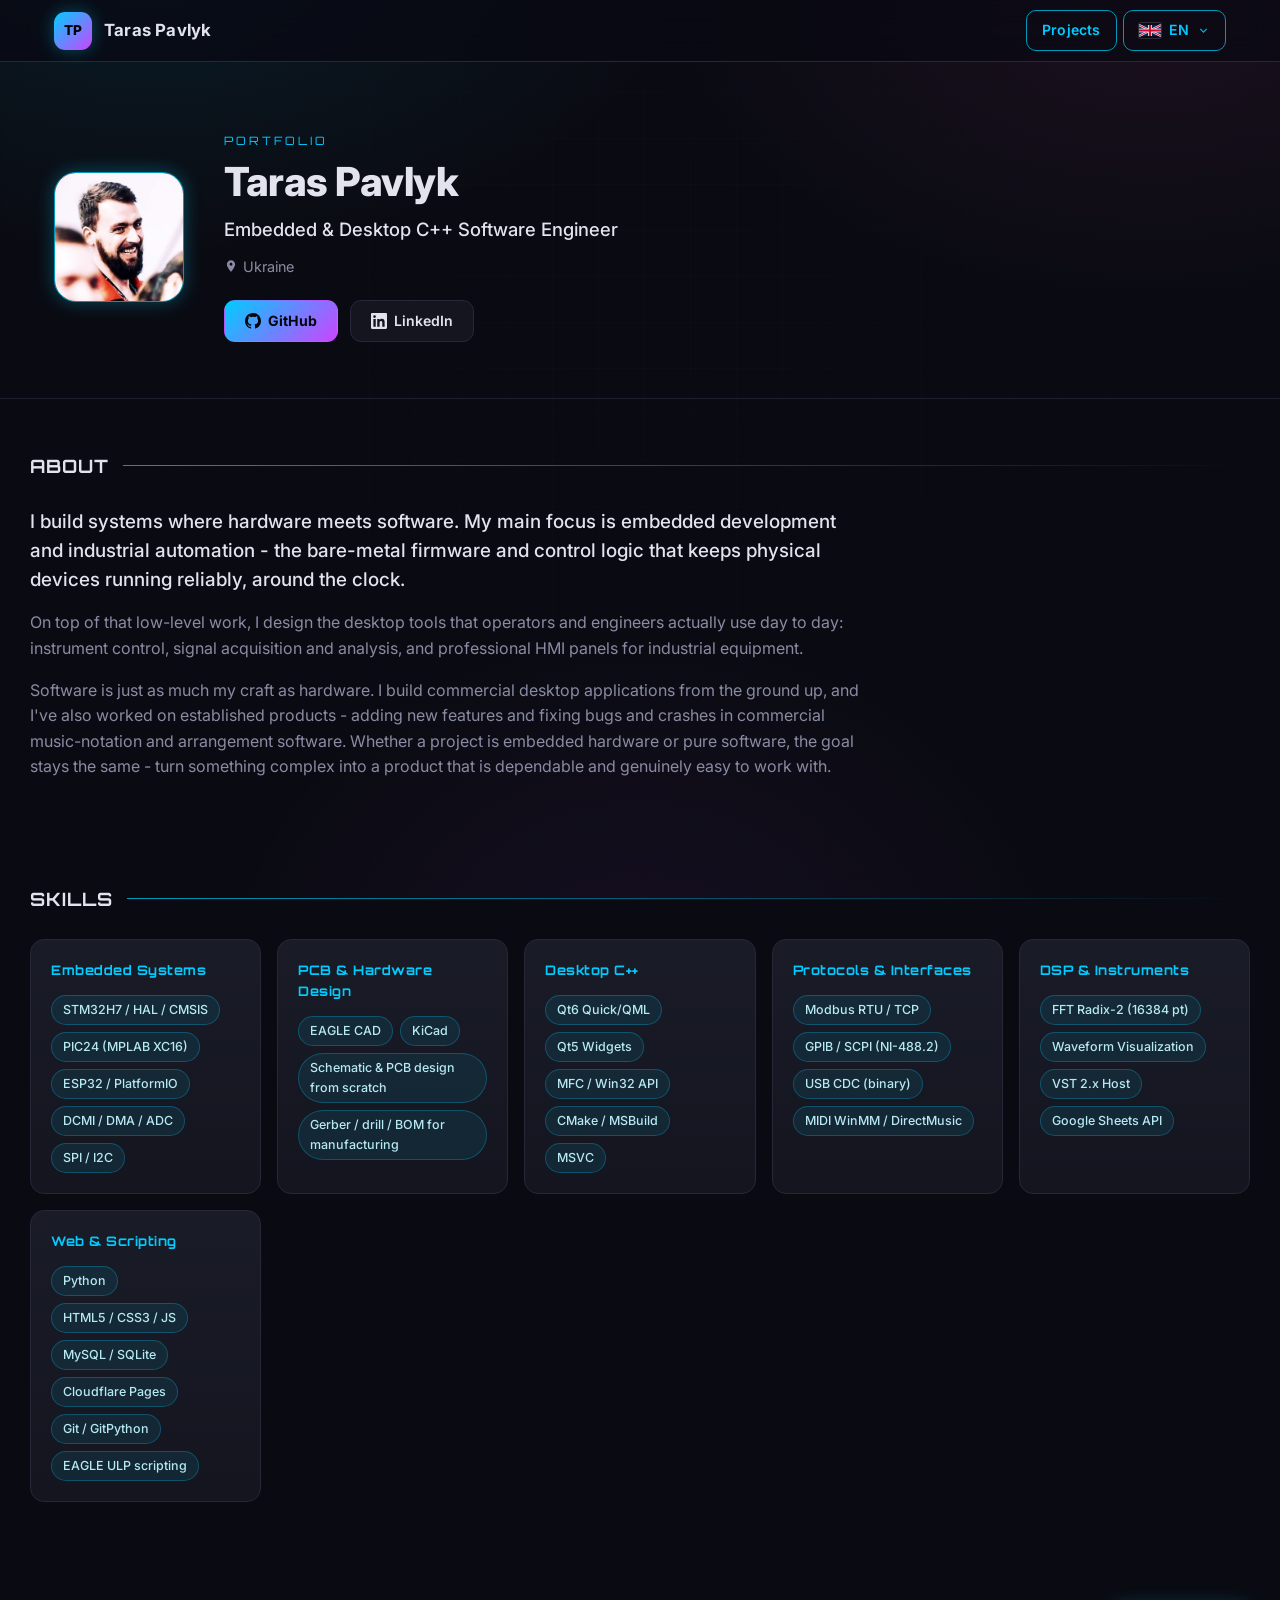
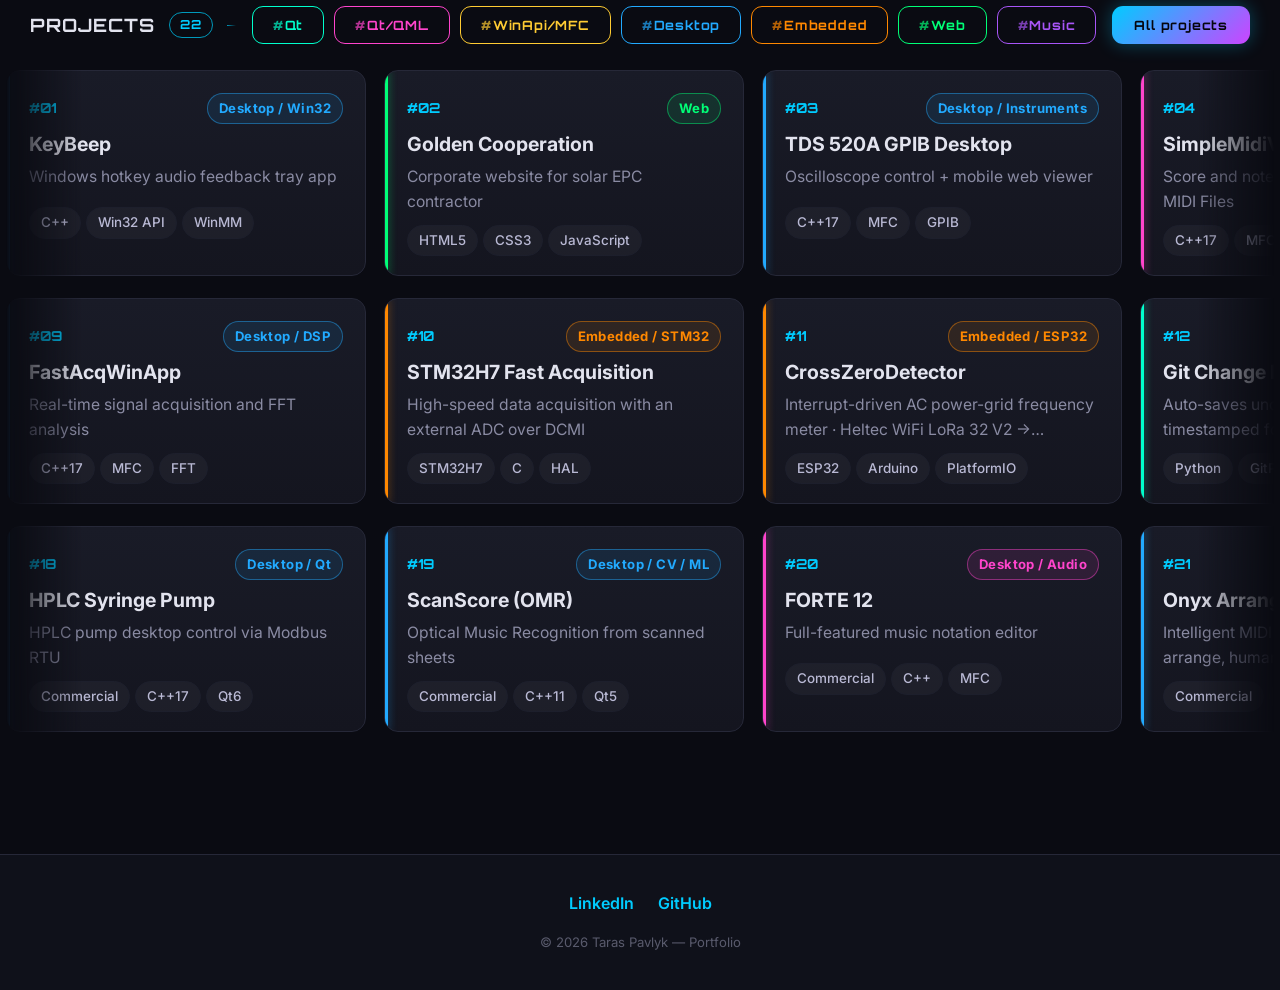
<file: index.html>
<!DOCTYPE html>
<html lang="uk">
<head>
  <meta charset="UTF-8">
  <meta name="viewport" content="width=device-width, initial-scale=1.0">
  <meta http-equiv="Cache-Control" content="no-cache, no-store, must-revalidate">
  <meta http-equiv="Pragma" content="no-cache">
  <meta http-equiv="Expires" content="0">
  <meta name="description" content="Portfolio of Taras Pavlyk — Embedded &amp; Desktop Software Engineer">
  <meta property="og:title" content="Taras Pavlyk — Portfolio">
  <meta property="og:description" content="Embedded systems, industrial HMI, desktop C++/Qt, Arduino, STM32, Python">
  <title>Taras Pavlyk — Portfolio</title>
  <link rel="preconnect" href="https://fonts.googleapis.com">
  <link rel="preconnect" href="https://fonts.gstatic.com" crossorigin>
  <link href="https://fonts.googleapis.com/css2?family=Inter:wght@400;500;600;700&family=Orbitron:wght@600;700;800&display=swap" rel="stylesheet">
  <link rel="stylesheet" href="assets/css/style.css?v=97">
</head>
<body data-page="index">

  <nav class="nav" id="main-nav"></nav>

  <!-- Hero / Profile -->
  <section class="hero" id="hero"></section>

  <!-- About -->
  <div class="container section" id="about">
    <h2 class="section-title" data-i18n="about">About</h2>
    <div class="about-content" id="about-content"></div>
  </div>

  <!-- Skills -->
  <div class="container section">
    <h2 class="section-title" data-i18n="skills">Skills</h2>
    <div class="skills-grid" id="skills-grid"></div>
  </div>

  <!-- Projects -->
  <div class="container section" id="projects">
    <div class="projects-head">
      <h2 class="section-title"><span data-i18n="projects">Projects</span> <span class="count">21</span></h2>
      <div class="cat-quick-group">
        <button class="cat-quick" data-filter="tag:qt"   style="--cat:var(--c-tools)">Qt</button>
        <button class="cat-quick" data-filter="tag:qml"  style="--cat:var(--c-audio)">Qt/QML</button>
        <button class="cat-quick" data-filter="tag:mfc"  style="--cat:#ffcc33">WinApi/MFC</button>
        <button class="cat-quick" data-filter="desktop"  style="--cat:var(--c-desktop)">Desktop</button>
        <button class="cat-quick" data-filter="embedded" style="--cat:var(--c-embedded)">Embedded</button>
        <button class="cat-quick" data-filter="web"      style="--cat:var(--c-web)">Web</button>
        <button class="cat-quick" data-filter="music"    style="--cat:#a855f7">Music</button>
      </div>
      <button class="view-toggle" id="view-toggle" data-i18n="allProjects">All projects</button>
    </div>
    <div class="projects-marquee" id="projects-marquee"></div>
    <div class="filters hidden" id="project-filters"></div>
    <div class="projects-grid hidden" id="projects-grid"></div>
  </div>

  <footer class="footer" id="main-footer"></footer>

  <script src="assets/js/i18n.js?v=97"></script>
  <script src="assets/js/data.js?v=97"></script>
  <script src="assets/js/app.js?v=97"></script>
  <!-- GoatCounter analytics (count.js skips localhost by itself) -->
  <script data-goatcounter="https://dgimbialo.goatcounter.com/count" async src="//gc.zgo.at/count.js"></script>
</body>
</html>
</file>
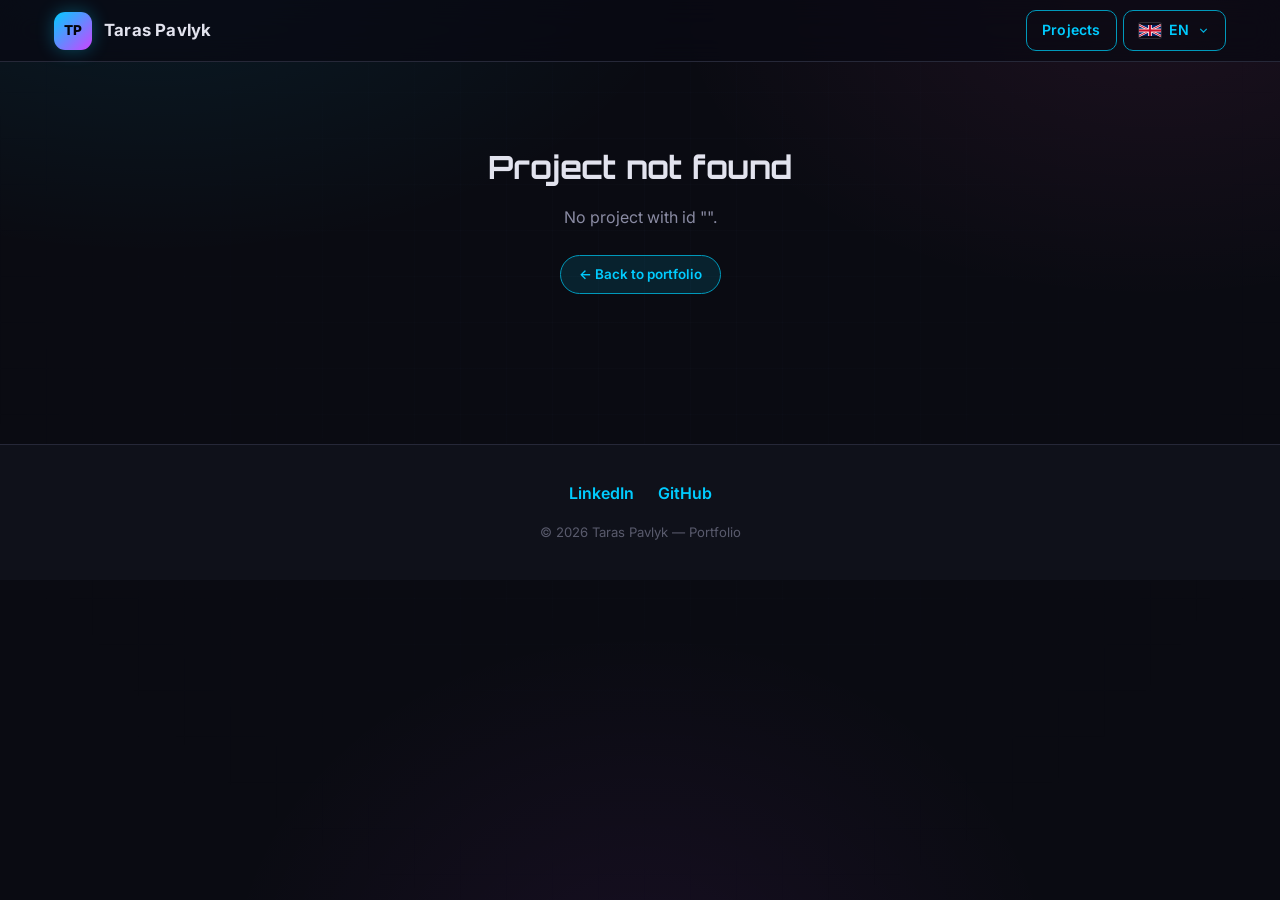
<file: project.html>
<!DOCTYPE html>
<html lang="uk">
<head>
  <meta charset="UTF-8">
  <meta name="viewport" content="width=device-width, initial-scale=1.0">
  <meta http-equiv="Cache-Control" content="no-cache, no-store, must-revalidate">
  <meta http-equiv="Pragma" content="no-cache">
  <meta http-equiv="Expires" content="0">
  <title>Project — Taras Pavlyk Portfolio</title>
  <link rel="preconnect" href="https://fonts.googleapis.com">
  <link rel="preconnect" href="https://fonts.gstatic.com" crossorigin>
  <link href="https://fonts.googleapis.com/css2?family=Inter:wght@400;500;600;700&family=Orbitron:wght@600;700;800&display=swap" rel="stylesheet">
  <link rel="stylesheet" href="assets/css/style.css?v=97">
</head>
<body data-page="project">

  <nav class="nav" id="main-nav"></nav>

  <div id="project-content"></div>

  <footer class="footer" id="main-footer"></footer>

  <script src="assets/js/i18n.js?v=97"></script>
  <script src="assets/js/data.js?v=97"></script>
  <script src="assets/js/app.js?v=97"></script>
  <!-- GoatCounter analytics (count.js skips localhost by itself) -->
  <script data-goatcounter="https://dgimbialo.goatcounter.com/count" async src="//gc.zgo.at/count.js"></script>
</body>
</html>
</file>
<file: assets/css/style.css>
/* ── Variables ─────────────────────────────────────────── */
:root {
  /* dark palette — soft accents, low contrast */
  --bg:           #0a0b12;
  --bg-2:         #0f111a;
  --card:         #14151f;
  --card-2:       #191b27;
  --text:         #e2e3ee;
  --muted:        #8a8ba3;
  --border:       #262838;
  --border-soft:  #1d1f2c;

  --neon:         #00ccff;   /* vivid cyan — primary */
  --neon-dim:     #0099bb;
  --neon-2:       #ff55bb;   /* hot pink — secondary */
  --neon-3:       #cc44ff;   /* vivid purple — tertiary */

  --glow-cyan:    0 0 18px rgba(0,204,255,.32);
  --glow-pink:    0 0 18px rgba(255,85,187,.32);

  --shadow:       0 6px 24px rgba(0,0,0,.45);
  --shadow-hover: 0 10px 40px rgba(0,0,0,.6);
  --radius:       14px;
  --nav-h:        62px;

  /* category colours */
  --c-embedded: #ff8800;
  --c-desktop:  #22aaff;
  --c-audio:    #ff44cc;
  --c-web:      #00ff77;
  --c-tools:    #00ffcc;
}

/* ── Reset ──────────────────────────────────────────────── */
*, *::before, *::after { box-sizing: border-box; margin: 0; padding: 0; }
html { scroll-behavior: smooth; }
body {
  font-family: 'Inter', -apple-system, BlinkMacSystemFont, "Segoe UI", Roboto, sans-serif;
  background: var(--bg);
  color: var(--text);
  line-height: 1.6;
  min-height: 100vh;
  position: relative;
  overflow-x: hidden;
}
/* subtle neon grid + glow backdrop */
body::before {
  content: "";
  position: fixed; inset: 0; z-index: -2;
  background:
    radial-gradient(900px 500px at 12% -5%, rgba(0,204,255,.085), transparent 60%),
    radial-gradient(800px 500px at 90% 0%, rgba(255,85,187,.076), transparent 60%),
    radial-gradient(700px 600px at 50% 110%, rgba(204,68,255,.067), transparent 60%),
    var(--bg);
}
body::after {
  content: "";
  position: fixed; inset: 0; z-index: -1;
  background-image:
    linear-gradient(rgba(120,140,200,.022) 1px, transparent 1px),
    linear-gradient(90deg, rgba(120,140,200,.022) 1px, transparent 1px);
  background-size: 46px 46px;
  mask-image: radial-gradient(circle at 50% 30%, #000 0%, transparent 80%);
}
a { color: var(--neon); text-decoration: none; }
a:hover { text-decoration: none; color: #7fd2dd; }
ul { list-style: none; }
img { max-width: 100%; display: block; }
::selection { background: rgba(0,204,255,.43); color: #fff; }

/* ── Nav ────────────────────────────────────────────────── */
.nav {
  position: sticky; top: 0; z-index: 100;
  background: rgba(9,9,18,.72);
  backdrop-filter: blur(14px);
  -webkit-backdrop-filter: blur(14px);
  border-bottom: 1px solid var(--border);
  height: var(--nav-h);
}
.nav-inner {
  max-width: 1220px; margin: 0 auto;
  height: 100%; padding: 0 24px;
  display: flex; align-items: center; justify-content: space-between;
}
.nav-brand {
  font-family: 'Inter', sans-serif;
  font-size: 1.05rem; font-weight: 700; letter-spacing: .2px;
  color: var(--text); text-decoration: none;
  display: flex; align-items: center; gap: 12px;
}
.nav-brand:hover { color: var(--text); }
.nav-brand-initials {
  width: 38px; height: 38px; border-radius: 11px;
  background: linear-gradient(135deg, var(--neon), var(--neon-3));
  color: #04040a;
  display: flex; align-items: center; justify-content: center;
  font-size: .85rem; font-weight: 800;
  box-shadow: var(--glow-cyan);
}
.nav-links { display: flex; align-items: center; gap: 6px; }
.nav-links a {
  padding: 8px 15px; border-radius: 10px;
  font-size: .88rem; font-weight: 600; letter-spacing: .2px;
  color: var(--muted); text-decoration: none;
  transition: background .18s, color .18s;
}
.nav-links a:hover { background: rgba(0,204,255,.12); color: var(--neon); }
.nav-links a.btn-primary {
  border: 1px solid var(--neon-dim);
  color: var(--neon);
}
.nav-links a.btn-primary:hover {
  background: rgba(0,204,255,.18); color: var(--neon);
  box-shadow: var(--glow-cyan);
}
.lang-switch { position: relative; display: inline-flex; }
/* Same footprint and colour scheme as the neighbouring .btn-primary link. */
.lang-toggle {
  display: inline-flex; align-items: center; gap: 8px;
  padding: 8px 15px; border-radius: 10px; box-sizing: border-box;
  font-family: inherit; font-size: .88rem; font-weight: 600;
  line-height: 1.6; letter-spacing: .2px;
  background: transparent; cursor: pointer;
  border: 1px solid var(--neon-dim); color: var(--neon);
  transition: background .18s, color .18s, box-shadow .18s;
}
.lang-toggle:hover { background: rgba(0,204,255,.18); box-shadow: var(--glow-cyan); }
.lang-flag { display: inline-flex; width: 22px; height: 15px; flex: 0 0 auto; }
.flag-svg { width: 22px; height: 15px; border-radius: 2px; display: block;
            box-shadow: 0 0 0 1px rgba(255,255,255,.14); }
.lang-caret { width: 13px; height: 13px; opacity: .85; }
.lang-menu {
  position: absolute; top: calc(100% + 6px); right: 0; z-index: 60;
  min-width: 100%; margin: 0; padding: 4px; list-style: none;
  background: var(--card); border: 1px solid var(--border-soft); border-radius: 10px;
  box-shadow: 0 10px 28px rgba(0,0,0,.45); display: none;
}
.lang-menu.open { display: block; }
.lang-menu li {
  display: flex; align-items: center; gap: 8px;
  padding: 7px 11px; border-radius: 7px; cursor: pointer;
  font-size: .85rem; font-weight: 600; color: var(--text); white-space: nowrap;
}
.lang-menu li:hover { background: rgba(0,204,255,.12); color: var(--neon); }
.lang-menu li.active { color: var(--neon); }

/* ── Layout containers ──────────────────────────────────── */
.container { max-width: 1220px; margin: 0 auto; padding: 0 24px; }
.section { padding: 52px 0; }
.section-title {
  font-family: 'Orbitron', sans-serif;
  font-size: 1.15rem; font-weight: 700; letter-spacing: 1px;
  text-transform: uppercase;
  margin-bottom: 26px;
  display: flex; align-items: center; gap: 14px;
}
.section-title::after {
  content: ""; flex: 1; height: 1px;
  background: linear-gradient(90deg, var(--neon-dim), transparent);
}
.section-title .count {
  font-size: .78rem; font-weight: 700;
  color: var(--neon); border: 1px solid var(--neon-dim);
  padding: 2px 10px; border-radius: 999px;
  -webkit-text-fill-color: var(--neon);
}

/* ── Hero / Profile ─────────────────────────────────────── */
.hero {
  padding: 70px 0 56px;
  border-bottom: 1px solid var(--border-soft);
}
.hero-inner {
  max-width: 1220px; margin: 0 auto; padding: 0 24px;
  display: flex; align-items: center; gap: 40px;
}
.hero-avatar {
  width: 130px; height: 130px; border-radius: 22px;
  flex-shrink: 0; overflow: hidden;
  background: var(--card-2);
  border: 1px solid var(--neon-dim);
  box-shadow: var(--glow-cyan);
  position: relative;
}
.hero-avatar img { width: 100%; height: 100%; object-fit: cover; }
.hero-info { flex: 1; }
.hero-eyebrow {
  font-family: 'Orbitron', sans-serif;
  font-size: .72rem; letter-spacing: 3px; text-transform: uppercase;
  color: var(--neon); margin-bottom: 10px;
}
.hero-name {
  font-family: 'Inter', sans-serif;
  font-size: 2.5rem; font-weight: 800; line-height: 1.12; letter-spacing: -.5px;
  color: var(--text);
}
.hero-title { font-size: 1.15rem; color: var(--text); margin-top: 10px; font-weight: 500; }
.hero-location {
  margin-top: 10px; font-size: .9rem; color: var(--muted);
  display: flex; align-items: center; gap: 5px;
}
.hero-links { display: flex; gap: 12px; margin-top: 22px; flex-wrap: wrap; }
.hero-link {
  display: inline-flex; align-items: center; gap: 7px;
  padding: 9px 20px; border-radius: 11px;
  font-size: .88rem; font-weight: 600;
  border: 1px solid var(--border); color: var(--text);
  background: var(--card);
  transition: border-color .18s, box-shadow .18s, color .18s, transform .18s;
}
.hero-link:hover {
  border-color: var(--neon-dim); color: var(--neon);
  box-shadow: var(--glow-cyan); text-decoration: none; transform: translateY(-2px);
}
.hero-link.filled {
  background: linear-gradient(135deg, var(--neon), var(--neon-3));
  color: #05050c; border-color: transparent; font-weight: 700;
}
.hero-link.filled:hover { color: #05050c; box-shadow: var(--glow-cyan); }
.hero-summary {
  max-width: 860px; color: var(--muted); font-size: 1rem;
}

/* ── About ──────────────────────────────────────────────── */
.about-content { max-width: 840px; display: flex; flex-direction: column; gap: 16px; }
.about-content .about-lead {
  color: var(--text); font-size: 1.18rem; font-weight: 500; line-height: 1.55;
}
.about-content p { color: var(--muted); font-size: 1rem; }
.about-content .about-lead .accent { color: var(--neon); font-weight: 600; }

/* ── Skills ─────────────────────────────────────────────── */
.skills-grid {
  display: grid;
  grid-template-columns: repeat(auto-fill, minmax(230px, 1fr));
  gap: 16px;
}
.skill-card {
  background: linear-gradient(180deg, var(--card-2), var(--card));
  border: 1px solid var(--border);
  border-radius: var(--radius); padding: 20px;
  transition: border-color .2s, transform .2s, box-shadow .2s;
}
.skill-card:hover {
  border-color: var(--neon-dim); transform: translateY(-3px);
  box-shadow: var(--shadow), var(--glow-cyan);
}
.skill-card h3 {
  font-family: 'Orbitron', sans-serif;
  font-size: .82rem; font-weight: 700; letter-spacing: .5px;
  margin-bottom: 14px; color: var(--neon);
}
.skill-pills { display: flex; flex-wrap: wrap; gap: 7px; }
.skill-pill {
  background: rgba(0,204,255,.09); color: #b7e9f2;
  border: 1px solid rgba(0,204,255,.27);
  padding: 4px 11px; border-radius: 999px; font-size: .78rem; font-weight: 500;
}

/* ── Projects head + toggle ─────────────────────────────── */
.projects-head {
  display: flex; align-items: center; justify-content: space-between;
  gap: 16px; margin-bottom: 26px; flex-wrap: wrap;
}
.projects-head .section-title { margin-bottom: 0; flex: 1; }
.cat-quick-group { display: flex; gap: 10px; flex-wrap: wrap; }
.cat-quick {
  font-family: 'Orbitron', sans-serif;
  font-size: .8rem; font-weight: 700; letter-spacing: .8px;
  padding: 10px 20px; border-radius: 11px; cursor: pointer;
  color: var(--cat, var(--neon));
  background: transparent;
  border: 1.5px solid var(--cat, var(--neon));
  transition: transform .18s, background .18s, box-shadow .18s;
}
.cat-quick::before { content: '#'; opacity: .7; margin-right: 1px; }
.cat-quick:hover {
  transform: translateY(-2px);
  background: color-mix(in srgb, var(--cat, var(--neon)) 15%, transparent);
  box-shadow: 0 0 14px color-mix(in srgb, var(--cat, var(--neon)) 55%, transparent);
}
.cat-quick.active {
  color: #05050c;
  background: linear-gradient(135deg, var(--neon), var(--neon-3));
  border-color: transparent;
  box-shadow: var(--glow-cyan);
}
.view-toggle {
  font-family: 'Orbitron', sans-serif;
  font-size: .8rem; font-weight: 700; letter-spacing: .8px;
  padding: 11px 22px; border-radius: 11px; cursor: pointer;
  color: #05050c; border: none;
  background: linear-gradient(135deg, var(--neon), var(--neon-3));
  box-shadow: var(--glow-cyan);
  transition: transform .18s, box-shadow .18s, filter .18s;
  white-space: nowrap;
}
.view-toggle:hover { transform: translateY(-2px); filter: brightness(1.08); }
.view-toggle.is-grid {
  background: transparent; color: var(--neon);
  border: 1px solid var(--neon-dim); box-shadow: none;
}
.view-toggle.is-grid:hover { background: rgba(0,204,255,.12); }

/* ── Projects Marquee (default flow view) ───────────────── */
.projects-marquee {
  display: flex; flex-direction: column; gap: 22px;
  margin: 0 -24px;
  -webkit-mask-image: linear-gradient(90deg, transparent, #000 6%, #000 94%, transparent);
          mask-image: linear-gradient(90deg, transparent, #000 6%, #000 94%, transparent);
  overflow: hidden;
}
.mq-row { overflow: hidden; }
.mq-track {
  display: flex; gap: 18px; width: max-content;
  will-change: transform;
}
.mq-row--left  .mq-track { animation: mq-scroll-left  58s linear infinite; }
.mq-row--right .mq-track { animation: mq-scroll-right 58s linear infinite; }
.projects-marquee:hover .mq-track { animation-play-state: paused; }

@keyframes mq-scroll-left {
  from { transform: translateX(0); }
  to   { transform: translateX(-50%); }
}
@keyframes mq-scroll-right {
  from { transform: translateX(-50%); }
  to   { transform: translateX(0); }
}

.mq-card {
  flex: 0 0 360px; width: 360px;
  background: linear-gradient(180deg, var(--card-2), var(--card));
  border: 1px solid var(--border); border-radius: var(--radius);
  padding: 22px 22px 19px;
  display: flex; flex-direction: column; gap: 8px;
  text-decoration: none; color: var(--text);
  position: relative; overflow: hidden;
  transition: border-color .2s, transform .2s, box-shadow .2s;
}
.mq-card::before {
  content: ""; position: absolute; left: 0; top: 0; bottom: 0; width: 3px;
  background: var(--accent, var(--neon));
  box-shadow: 0 0 8px color-mix(in srgb, var(--accent, var(--neon)) 55%, transparent);
}
.mq-card:hover {
  border-color: var(--accent, var(--neon)); transform: translateY(-4px);
  box-shadow: var(--shadow), 0 0 14px color-mix(in srgb, var(--accent, var(--neon)) 24%, transparent);
  color: var(--text);
}
.mq-card-top {
  display: flex; align-items: center; justify-content: space-between; gap: 8px;
}
.mq-num {
  font-family: 'Orbitron', sans-serif; font-size: .86rem; font-weight: 700;
  color: var(--neon);
}
.mq-cat {
  font-size: .82rem; font-weight: 700; letter-spacing: .4px;
  padding: 4px 11px; border-radius: 999px;
  color: var(--accent, var(--neon));
  border: 1px solid color-mix(in srgb, var(--accent, var(--neon)) 45%, transparent);
  background: color-mix(in srgb, var(--accent, var(--neon)) 10%, transparent);
}
.mq-card h3 {
  font-size: 1.22rem; font-weight: 700; line-height: 1.25;
}
.mq-card p {
  font-size: .98rem; color: var(--muted);
  display: -webkit-box; -webkit-line-clamp: 2; -webkit-box-orient: vertical;
  overflow: hidden; min-height: 2.1em;
}
.mq-tags { display: flex; flex-wrap: wrap; gap: 5px; margin-top: 2px; }

/* ── Filters ─────────────────────────────────────────────── */
.filters { display: flex; gap: 8px; flex-wrap: wrap; margin-bottom: 26px; }
.filter-btn {
  padding: 8px 18px; border-radius: 999px; border: 1px solid var(--border);
  background: var(--card); color: var(--muted); font-size: .85rem;
  cursor: pointer; font-weight: 600; transition: all .18s;
}
.filter-btn:hover { border-color: var(--neon-dim); color: var(--neon); }
.filter-btn.active {
  background: linear-gradient(135deg, var(--neon), var(--neon-3));
  border-color: transparent; color: #05050c;
  box-shadow: var(--glow-cyan);
}

/* ── Projects Grid ──────────────────────────────────────── */
.projects-grid {
  display: grid;
  grid-template-columns: repeat(auto-fill, minmax(320px, 1fr));
  gap: 20px;
}
.project-card {
  background: linear-gradient(180deg, var(--card-2), var(--card));
  border: 1px solid var(--border);
  border-radius: var(--radius); overflow: hidden;
  display: flex; flex-direction: column;
  transition: box-shadow .2s, transform .2s, border-color .2s;
}
.project-card:hover {
  box-shadow: var(--shadow-hover); transform: translateY(-4px);
  border-color: var(--neon-dim);
}
.project-card-stripe { height: 3px; }
.project-card-body { padding: 22px; flex: 1; display: flex; flex-direction: column; }
.project-card-header {
  display: flex; justify-content: space-between;
  align-items: flex-start; margin-bottom: 12px;
}
.project-number {
  font-family: 'Orbitron', sans-serif;
  font-size: .72rem; font-weight: 700; color: var(--neon);
  background: rgba(255,255,255,.03); padding: 3px 9px; border-radius: 8px;
  border: 1px solid var(--border-soft);
}
.project-category-badge {
  font-size: .72rem; font-weight: 700;
  padding: 3px 11px; border-radius: 999px;
  color: #05050c;
}
.project-card h3 { font-size: 1.22rem; font-weight: 700; margin-bottom: 5px; }
.project-card .subtitle {
  font-size: .98rem; color: var(--muted); margin-bottom: 16px; flex: 1;
}
.project-tags { display: flex; flex-wrap: wrap; gap: 5px; margin-bottom: 16px; }
.tag {
  font-size: .84rem; padding: 4px 11px; border-radius: 999px;
  background: rgba(255,255,255,.04); color: #b9b9d4; font-weight: 500;
  border: 1px solid var(--border-soft);
}
.project-card-footer {
  border-top: 1px solid var(--border-soft); padding: 14px 22px;
  display: flex; justify-content: flex-end;
}
.btn-view {
  display: inline-flex; align-items: center; gap: 6px;
  padding: 8px 18px; border-radius: 999px;
  background: rgba(0,204,255,.12); color: var(--neon);
  border: 1px solid var(--neon-dim);
  font-size: .84rem; font-weight: 600; text-decoration: none;
  transition: background .18s, box-shadow .18s;
}
.btn-view:hover { background: rgba(0,204,255,.24); box-shadow: var(--glow-cyan); text-decoration: none; color: var(--neon); }
.hidden { display: none !important; }

/* ── Project Detail ─────────────────────────────────────── */
.page-back { max-width: 1220px; margin: 0 auto; padding: 22px 24px 0; }
.page-back a {
  display: inline-flex; align-items: center; gap: 6px;
  font-size: 1.26rem; font-weight: 600; color: var(--neon);
  padding: 8px 18px; border: 1.5px solid var(--neon-dim); border-radius: 11px;
  transition: background .18s, box-shadow .18s, transform .18s;
}
.page-back a:hover {
  background: rgba(0,204,255,.10);
  box-shadow: 0 0 12px rgba(0,204,255,.35);
  transform: translateY(-1px);
}
/* Project detail hero: category badge and #number sizing (scoped so index cards stay). */
.project-hero .project-category-badge { font-size: 1.008rem; }
.project-hero .project-number { font-size: 1.008rem; }
.project-hero {
  border-bottom: 1px solid var(--border-soft);
  padding: 40px 0 34px;
}
.project-hero .container { display: flex; flex-direction: column; gap: 14px; }
.project-meta-row { display: flex; align-items: center; gap: 10px; flex-wrap: wrap; }
.project-hero h1 {
  font-family: 'Inter', sans-serif;
  font-size: 2rem; font-weight: 800; letter-spacing: -.5px;
}
.project-hero .subtitle { font-size: 1.05rem; color: var(--muted); }
.project-detail-grid {
  display: grid; grid-template-columns: 1fr 350px; gap: 28px; align-items: start;
}
.detail-left { display: flex; flex-direction: column; gap: 24px; }
.detail-right { display: flex; flex-direction: column; gap: 20px; }
.detail-card {
  background: linear-gradient(180deg, var(--card-2), var(--card));
  border: 1px solid var(--border);
  border-radius: var(--radius); padding: 26px;
}
.detail-card h2 {
  font-family: 'Orbitron', sans-serif;
  font-size: .92rem; font-weight: 700; letter-spacing: .5px;
  margin-bottom: 18px; color: var(--neon); text-transform: uppercase;
}
.detail-card p { color: var(--muted); font-size: .95rem; }
.features-list { display: flex; flex-direction: column; gap: 10px; }
.feature-item {
  display: flex; gap: 12px; align-items: center;
  font-size: .92rem; padding: 9px 0; border-bottom: 1px solid var(--border-soft);
}
.feature-item:last-child { border-bottom: none; }
.feature-bullet {
  width: 33px; height: 33px; border-radius: 10px;
  background: rgba(0,204,255,.14); color: var(--neon);
  border: 1px solid var(--neon-dim);
  display: flex; align-items: center; justify-content: center;
  font-size: 1.05rem; font-weight: 800; flex-shrink: 0;
}
.stack-table { width: 100%; border-collapse: collapse; font-size: .88rem; }
.stack-table td { padding: 9px 10px; border-bottom: 1px solid var(--border-soft); color: var(--text); }
.stack-table td:first-child { font-weight: 600; color: var(--muted); white-space: nowrap; }
.stack-table tr:last-child td { border-bottom: none; }
.path-box {
  background: #05050c; color: #b7e9f2;
  border: 1px solid var(--border);
  border-radius: 8px; padding: 12px 16px;
  font-family: "Cascadia Code", "Consolas", monospace; font-size: .83rem;
  word-break: break-all;
}
.project-links {
  display: flex; gap: 10px; flex-wrap: wrap;
}
.project-link-btn {
  display: inline-flex; align-items: center; gap: 8px;
  padding: 11px 22px; border-radius: 999px;
  font-size: .92rem; font-weight: 600; text-decoration: none;
  transition: background .18s, box-shadow .18s, transform .15s;
  border: 1px solid transparent;
}
.project-link-btn--site {
  background: var(--neon); color: #05050c;
  box-shadow: 0 0 18px rgba(0,204,255,.30);
}
.project-link-btn--site:hover {
  background: #33d6ff; box-shadow: 0 0 28px rgba(0,204,255,.50);
  transform: translateY(-2px); text-decoration: none; color: #05050c;
}
.project-link-btn--github {
  background: rgba(0,204,255,.10); color: var(--neon);
  border-color: var(--neon-dim);
}
.project-link-btn--github:hover {
  background: rgba(0,204,255,.22); box-shadow: var(--glow-cyan);
  transform: translateY(-2px); text-decoration: none; color: var(--neon);
}

/* Prominent full-width "Go to Site" call-to-action with an animated,
   attention-grabbing background that smoothly shifts colour. */
.project-cta-site {
  display: flex; align-items: center; justify-content: center;
  width: 100%; box-sizing: border-box;
  min-height: 88px; padding: 26px 28px;
  border-radius: 16px;
  font-size: 1.5rem; font-weight: 800; letter-spacing: .4px;
  color: #05050c; text-align: center;
  background: linear-gradient(120deg, #00ccff, #6a5cff, #ff4fd8, #00ffc8, #00ccff);
  background-size: 300% 300%;
  animation: ctaShift 4s ease-in-out infinite, ctaGlow 1s ease-in-out infinite alternate;
  text-decoration: none;
}
.project-cta-site:hover {
  color: #05050c; text-decoration: none;
  transform: translateY(-2px);
}
@keyframes ctaShift {
  0%   { background-position: 0% 50%; }
  50%  { background-position: 100% 50%; }
  100% { background-position: 0% 50%; }
}
@keyframes ctaGlow {
  from { box-shadow: 0 0 14px rgba(0,204,255,.35); }
  to   { box-shadow: 0 0 34px rgba(255,79,216,.65); }
}
@media (prefers-reduced-motion: reduce) {
  .project-cta-site { animation: none; }
}

/* Notes & contribution lists — keep links short and text inside the card. */
.notes-list, .contribution-list {
  margin: 0; padding-left: 0; list-style: none;
  display: flex; flex-direction: column; gap: 8px;
  color: var(--muted); font-size: .95rem;
}
.notes-list li, .contribution-list li { overflow-wrap: anywhere; }
.notes-link { color: var(--neon); font-weight: 600; }
.notes-link:hover { text-decoration: underline; }

/* Never let content spill outside its card. */
.detail-card { overflow-wrap: anywhere; word-break: break-word; }
.detail-right { min-width: 0; }

/* Larger tag chips on the project detail page (1.5×). */
.project-hero .tag {
  font-size: 1.08rem; padding: 5px 15px;
}
.paired-notice {
  background: rgba(149,133,201,.08); border: 1px solid rgba(149,133,201,.4);
  border-radius: 10px; padding: 13px 16px; font-size: .88rem; color: var(--text);
}
.paired-notice strong { color: var(--neon-3); }
.paired-notice a { color: var(--neon); font-weight: 600; }
.paired-notice a:hover { text-decoration: underline; }

/* ── Media Gallery ──────────────────────────────────────── */
.media-placeholder {
  background: var(--bg-2); border: 2px dashed var(--border);
  border-radius: var(--radius); padding: 32px;
  text-align: center; color: var(--muted);
}
.media-placeholder code { font-size: .82rem; background: #05050c; padding: 2px 6px; border-radius: 4px; }
.video-gallery, .media-gallery { display: grid; grid-template-columns: repeat(auto-fill, minmax(260px, 1fr)); gap: 12px; }
.video-gallery { grid-template-columns: 1fr; }
.video-gallery .media-item iframe { width: 100%; min-height: 420px; aspect-ratio: auto; }
.media-item img, .media-item video, .media-item iframe {
  width: 100%; border-radius: 10px; border: 1px solid var(--border);
  background: #000; transition: opacity .15s;
}
.media-item iframe { aspect-ratio: 16 / 9; }
.media-item img:hover, .media-item video:hover, .media-item iframe:hover { opacity: .92; }

.foto-gallery { display: grid; gap: 12px; }
.foto-stage-card {
  background: var(--card-2); border: 1px solid var(--border); border-radius: 12px;
  padding: 10px; box-shadow: var(--shadow);
}
.foto-main {
  width: 100%; max-height: 420px; display: block; border-radius: 10px;
  object-fit: contain; object-position: center; background: var(--card-2);
}
.detail-card-head {
  display: flex; align-items: center; justify-content: space-between;
  margin-bottom: 18px;
}
.detail-card-head h2 { margin-bottom: 0; }
.foto-toolbar {
  display: flex; justify-content: center; align-items: center;
  padding-top: 10px;
}
.foto-nav-group { display: flex; align-items: center; gap: 8px; }
.foto-nav-btn, .foto-fullscreen {
  border: 1px solid var(--neon-dim);
  background: rgba(0,204,255,.10);
  color: var(--neon); border-radius: 999px;
  padding: 10px 18px; cursor: pointer; font-size: .9rem; font-weight: 500;
  transition: background .15s, border-color .15s, color .15s;
}
.foto-nav-btn:hover, .foto-fullscreen:hover { background: rgba(0,204,255,.22); border-color: var(--neon); }
.foto-counter {
  display: inline-flex; align-items: center; justify-content: center;
  min-width: 64px; line-height: 1;
  color: var(--text); font-size: .9rem; font-weight: 600;
  background: var(--card-2); border: 1px solid var(--border); border-radius: 999px;
  padding: 10px 16px;
}
.foto-thumbs { display: grid; grid-template-columns: repeat(auto-fill, minmax(72px, 1fr)); gap: 8px; }
.foto-thumb { border: 2px solid transparent; border-radius: 10px; padding: 0; background: transparent; cursor: pointer; overflow: hidden; }
.foto-thumb img {
  width: 100%; aspect-ratio: 1 / 1; object-fit: contain; object-position: center; display: block;
  border-radius: 8px; background: #05050c;
}
.foto-thumb.active { border-color: var(--neon); box-shadow: 0 0 0 2px rgba(0,204,255,.36); }
.foto-lightbox {
  position: fixed; inset: 0; background: rgba(2, 4, 12, .94); display: none;
  align-items: center; justify-content: center; z-index: 1000; padding: 24px 96px;
}
.foto-lightbox.is-open { display: flex; }
.foto-lightbox-frame {
  position: relative; width: min(1100px, 100%); max-height: 92vh;
  display: flex; flex-direction: column; align-items: center; justify-content: center;
}
.foto-lightbox-image {
  display: block; width: auto; max-width: 100%; height: auto; max-height: 92vh; object-fit: contain;
  border-radius: 16px; background: #000; box-shadow: 0 24px 60px rgba(0,0,0,.6);
}
.foto-lightbox-prev, .foto-lightbox-next, .foto-lightbox-close {
  position: fixed; border: 1px solid var(--neon-dim); background: rgba(9,9,18,.9); color: var(--neon);
  width: 56px; height: 56px; border-radius: 999px; cursor: pointer; font-size: 1.6rem; font-weight: 700; line-height: 1;
  display: flex; align-items: center; justify-content: center;
  box-shadow: 0 8px 24px rgba(0,0,0,.6); transition: background .15s, transform .15s, box-shadow .15s;
  z-index: 1001;
}
.foto-lightbox-prev:hover, .foto-lightbox-next:hover, .foto-lightbox-close:hover {
  background: rgba(0,204,255,.24); box-shadow: var(--glow-cyan); transform: scale(1.06);
}
.foto-lightbox-prev { left: 20px; top: 50%; transform: translateY(-50%); }
.foto-lightbox-prev:hover { transform: translateY(-50%) scale(1.06); }
.foto-lightbox-next { right: 20px; top: 50%; transform: translateY(-50%); }
.foto-lightbox-next:hover { transform: translateY(-50%) scale(1.06); }
.foto-lightbox-close { top: 20px; right: 20px; font-size: 1.8rem; }
.foto-lightbox-counter {
  display: block; text-align: center; margin-top: 14px;
  color: var(--neon); font-size: .88rem; font-weight: 600; letter-spacing: .5px;
}

/* ── Project not found ──────────────────────────────────── */
.not-found { text-align: center; padding: 80px 24px; }
.not-found h1 { font-family: 'Orbitron', sans-serif; font-size: 2rem; margin-bottom: 12px; }
.not-found p { color: var(--muted); margin-bottom: 24px; }

/* ── Footer ─────────────────────────────────────────────── */
.footer {
  background: var(--bg-2); color: var(--muted);
  border-top: 1px solid var(--border);
  padding: 36px 24px; margin-top: 70px; text-align: center;
}
.footer a { color: var(--neon); font-weight: 600; }
.footer-links { display: flex; justify-content: center; gap: 24px; margin-bottom: 12px; flex-wrap: wrap; }
.footer small { opacity: .6; font-size: .82rem; }

/* ── Reduced motion ─────────────────────────────────────── */
@media (prefers-reduced-motion: reduce) {
  .mq-row--left .mq-track, .mq-row--right .mq-track { animation: none; }
  .projects-marquee { overflow-x: auto; }
}

/* ── Responsive ─────────────────────────────────────────── */
@media (max-width: 768px) {
  .hero { padding: 48px 0 40px; }
  .hero-inner { flex-direction: column; align-items: flex-start; gap: 24px; }
  .hero-name { font-size: 2rem; }
  .project-detail-grid { grid-template-columns: 1fr; }
  .detail-right { order: -1; }
  .projects-grid { grid-template-columns: 1fr; }
  .nav-links a { padding: 6px 10px; font-size: .82rem; }
  .mq-card { flex-basis: 312px; width: 312px; }
}
@media (max-width: 480px) {
  .hero-name { font-size: 1.65rem; }
  .container { padding: 0 16px; }
  .view-toggle { width: 100%; }
}
</file>
